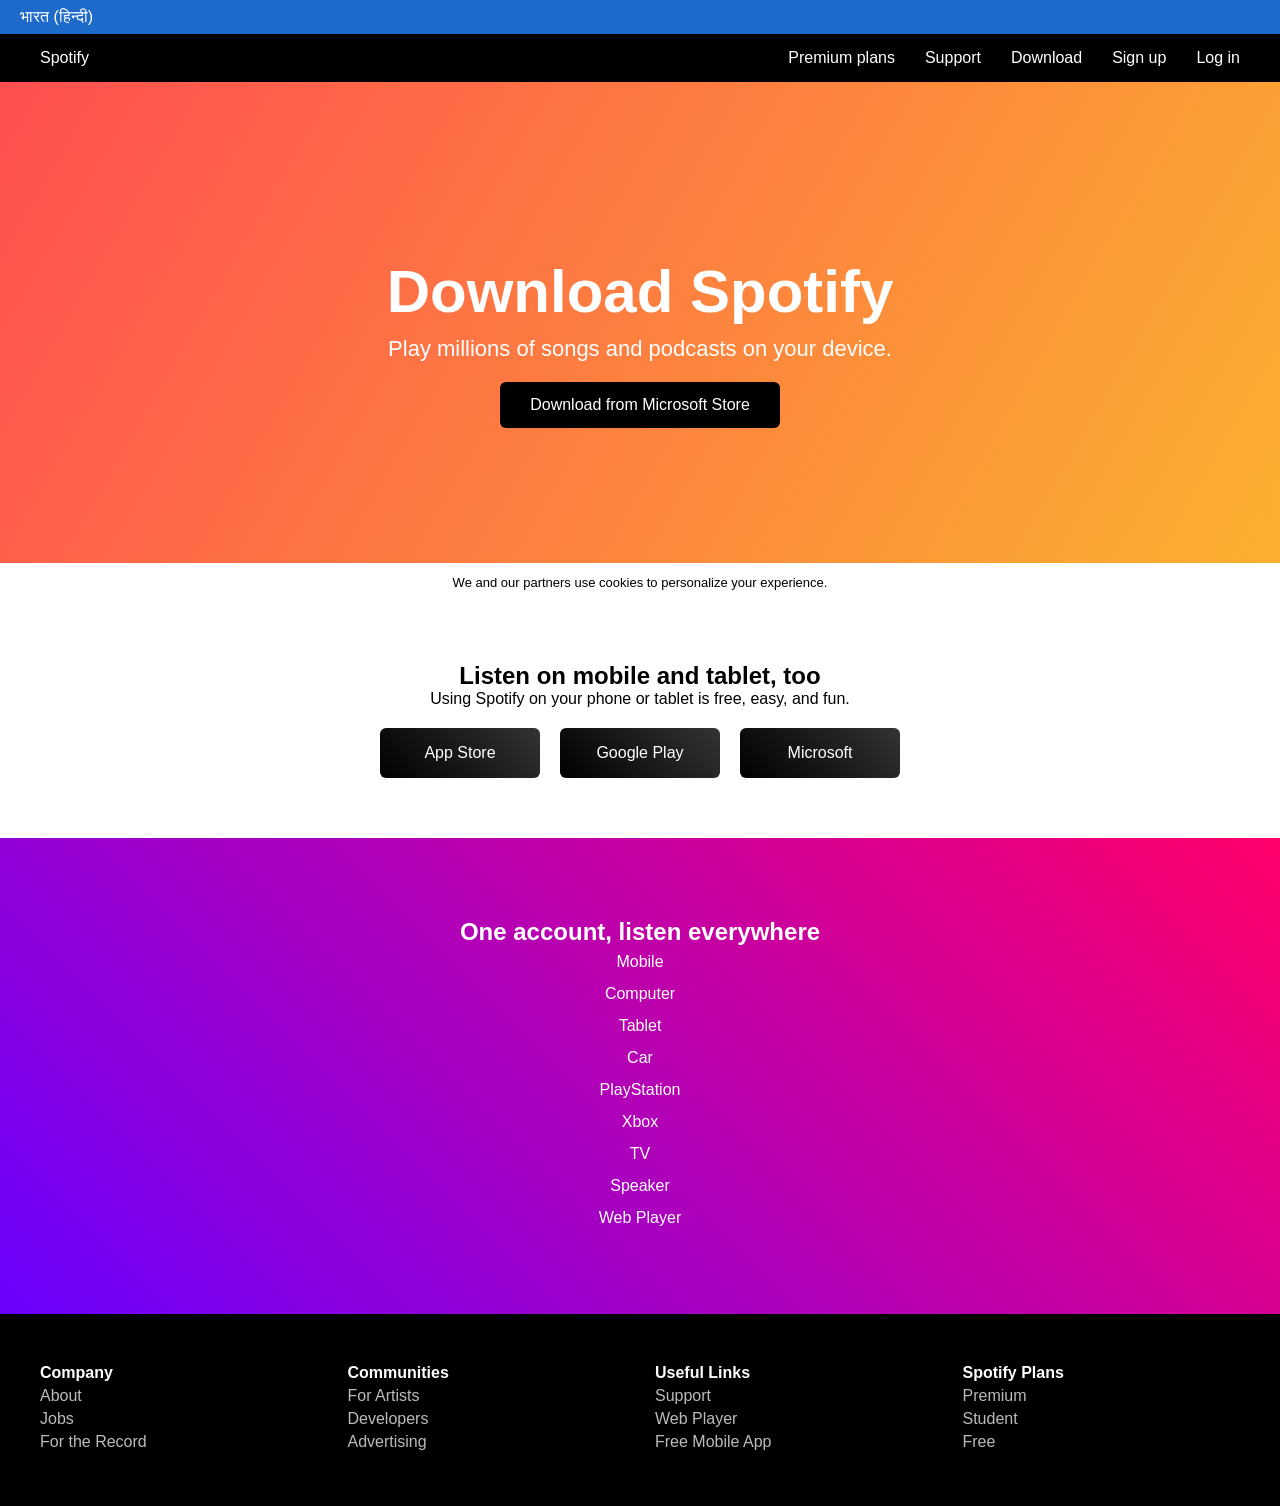
<file: download.html>
<!DOCTYPE html>
<html lang="en">
<head>
<meta charset="UTF-8">
<meta name="viewport" content="width=device-width, initial-scale=1.0">
<title>Spotify Download</title>

<style>
*{
margin:0;
padding:0;
box-sizing:border-box;
font-family: Arial, Helvetica, sans-serif;
}

body{
background:white;
}

/* top bar */
.topbar{
background:#1e6acb;
color:white;
padding:8px 20px;
}

/* navbar */
nav{
background:black;
color:white;
display:flex;
justify-content:space-between;
padding:15px 40px;
}

nav ul{
display:flex;
gap:30px;
list-style:none;
}

/* hero */
.hero{
height:520px;
background:linear-gradient(120deg,#ff4e50,#f9d423,#24c6dc,#514a9d);
background-size:400% 400%;
animation:gradientMove 12s ease infinite;
display:flex;
flex-direction:column;
justify-content:center;
align-items:center;
text-align:center;
color:white;
position:relative;
}

.hero h1{
font-size:60px;
animation:fadeUp 1s ease;
}

.hero p{
font-size:22px;
margin-top:10px;
animation:fadeUp 1.3s ease;
}

.download-btn{
margin-top:20px;
background:black;
padding:14px 30px;
border-radius:6px;
cursor:pointer;
}

/* cookie */
.cookie{
position:absolute;
bottom:0;
background:white;
color:black;
padding:12px;
width:100%;
font-size:13px;
}

/* mobile section */
.mobile{
text-align:center;
padding:60px 20px;
}

.badges{
display:flex;
justify-content:center;
gap:20px;
margin-top:20px;
}

.badge{
width:160px;
height:50px;
background:linear-gradient(45deg,#000,#333);
border-radius:6px;
color:white;
display:flex;
align-items:center;
justify-content:center;
}

/* devices */
.devices{
background:linear-gradient(45deg,#6a00ff,#ff006a);
color:white;
text-align:center;
padding:80px 20px;
}

.devices ul{
list-style:none;
line-height:32px;
}

/* footer */
footer{
background:black;
color:white;
padding:50px 40px;
}

.footer-grid{
display:grid;
grid-template-columns:repeat(auto-fit,minmax(150px,1fr));
gap:30px;
}

footer ul{
list-style:none;
color:#bbb;
}

footer li{
margin:5px 0;
}

/* animations */
@keyframes fadeUp{
from{opacity:0; transform:translateY(40px);}
to{opacity:1; transform:translateY(0);}
}

@keyframes gradientMove{
0%{background-position:0% 50%;}
50%{background-position:100% 50%;}
100%{background-position:0% 50%;}
}
</style>
</head>

<body>

<div class="topbar">भारत (हिन्दी)</div>

<nav>
<div>Spotify</div>
<ul>
<li>Premium plans</li>
<li>Support</li>
<li>Download</li>
<li>Sign up</li>
<li>Log in</li>
</ul>
</nav>

<section class="hero">
<h1>Download Spotify</h1>
<p>Play millions of songs and podcasts on your device.</p>
<div class="download-btn">Download from Microsoft Store</div>

<div class="cookie">
We and our partners use cookies to personalize your experience.
</div>
</section>

<section class="mobile">
<h2>Listen on mobile and tablet, too</h2>
<p>Using Spotify on your phone or tablet is free, easy, and fun.</p>

<div class="badges">
<div class="badge">App Store</div>
<div class="badge">Google Play</div>
<div class="badge">Microsoft</div>
</div>
</section>

<section class="devices">
<h2>One account, listen everywhere</h2>
<ul>
<li>Mobile</li>
<li>Computer</li>
<li>Tablet</li>
<li>Car</li>
<li>PlayStation</li>
<li>Xbox</li>
<li>TV</li>
<li>Speaker</li>
<li>Web Player</li>
</ul>
</section>

<footer>
<div class="footer-grid">
<div>
<h4>Company</h4>
<ul>
<li>About</li>
<li>Jobs</li>
<li>For the Record</li>
</ul>
</div>

<div>
<h4>Communities</h4>
<ul>
<li>For Artists</li>
<li>Developers</li>
<li>Advertising</li>
</ul>
</div>

<div>
<h4>Useful Links</h4>
<ul>
<li>Support</li>
<li>Web Player</li>
<li>Free Mobile App</li>
</ul>
</div>

<div>
<h4>Spotify Plans</h4>
<ul>
<li>Premium</li>
<li>Student</li>
<li>Free</li>
</ul>
</div>
</div>
</footer>

</body>
</html>
</file>
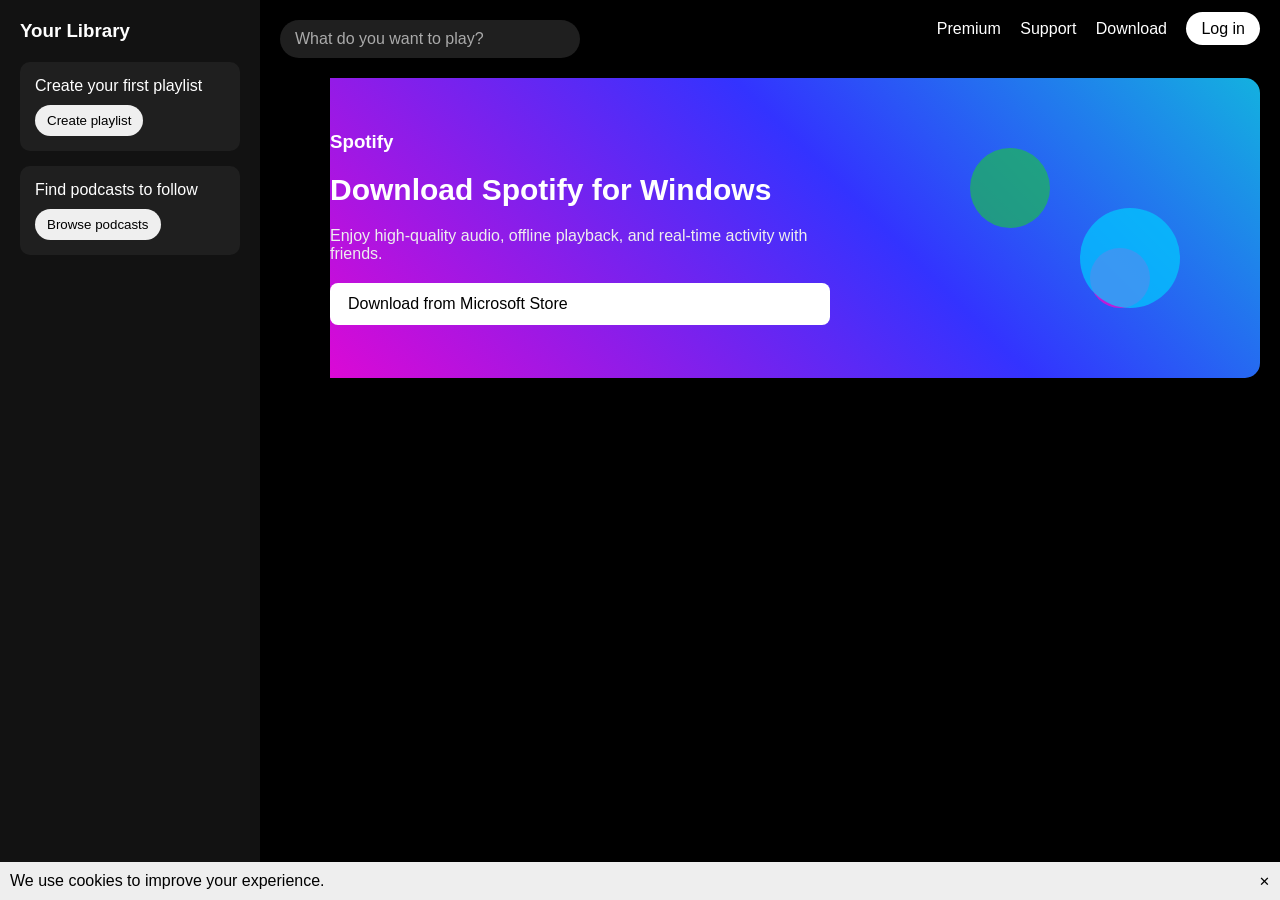
<file: install.html>
<!DOCTYPE html>
<html lang="en">
<head>
<meta charset="UTF-8">
<meta name="viewport" content="width=device-width, initial-scale=1.0">
<title>Spotify Download UI</title>

<style>
* {
  margin: 0;
  padding: 0;
  box-sizing: border-box;
  font-family: Arial, sans-serif;
}

body {
  display: flex;
  height: 100vh;
  background: #000;
  color: white;
  overflow: hidden;
}

/* Sidebar */
.sidebar {
  width: 260px;
  background: #121212;
  padding: 20px;
}

.sidebar h3 {
  margin-bottom: 20px;
}

.card {
  background: #1f1f1f;
  padding: 15px;
  border-radius: 10px;
  margin-bottom: 15px;
  transition: 0.3s;
}

.card:hover {
  background: #2a2a2a;
}

.card button {
  margin-top: 10px;
  padding: 8px 12px;
  border-radius: 20px;
  border: none;
  cursor: pointer;
}

/* Main */
.main {
  flex: 1;
  padding: 20px;
}

/* Top bar */
.topbar {
  display: flex;
  justify-content: space-between;
  margin-bottom: 20px;
}

.search {
  background: #1f1f1f;
  padding: 10px 15px;
  border-radius: 20px;
  width: 300px;
  color: #aaa;
}

.top-links span {
  margin-left: 15px;
  cursor: pointer;
}

.login-btn {
  background: white;
  color: black;
  padding: 8px 15px;
  border-radius: 20px;
}

/* Animated Hero */
.hero {
  position: relative;
  border-radius: 15px;
  padding: 50px;
  display: flex;
  justify-content: space-between;
  align-items: center;
  overflow: hidden;
}

/* Animated gradient background */
.hero::before {
  content: "";
  position: absolute;
  width: 200%;
  height: 200%;
  background: linear-gradient(45deg, #ff00cc, #3333ff, #00ffcc, #ff6600);
  animation: gradientMove 8s linear infinite;
  z-index: 0;
}

@keyframes gradientMove {
  0% { transform: translate(-25%, -25%) rotate(0deg); }
  100% { transform: translate(-25%, -25%) rotate(360deg); }
}

/* Content */
.hero-content {
  position: relative;
  z-index: 1;
  max-width: 500px;
}

.hero h1 {
  margin: 20px 0;
  font-size: 30px;
}

.hero p {
  color: #eee;
  margin-bottom: 20px;
}

/* Buttons */
.download-btn {
  background: white;
  color: black;
  padding: 12px 18px;
  border-radius: 8px;
  cursor: pointer;
  transition: 0.3s;
}

.download-btn:hover {
  transform: scale(1.05);
  background: #1db954;
  color: white;
}

/* Animated visual (instead of image) */
.visual {
  width: 300px;
  height: 200px;
  position: relative;
  z-index: 1;
}

/* Floating circles animation */
.circle {
  position: absolute;
  border-radius: 50%;
  opacity: 0.7;
  animation: float 6s infinite ease-in-out;
}

.circle:nth-child(1) {
  width: 80px;
  height: 80px;
  background: #1db954;
  top: 10%;
  left: 20%;
}

.circle:nth-child(2) {
  width: 60px;
  height: 60px;
  background: #ff00cc;
  bottom: 10%;
  right: 20%;
  animation-delay: 2s;
}

.circle:nth-child(3) {
  width: 100px;
  height: 100px;
  background: #00ccff;
  top: 40%;
  right: 10%;
  animation-delay: 4s;
}

@keyframes float {
  0%, 100% { transform: translateY(0px); }
  50% { transform: translateY(-30px); }
}

/* Cookie bar */
.cookie {
  position: fixed;
  bottom: 0;
  width: 100%;
  background: #eee;
  color: #000;
  padding: 10px;
  display: flex;
  justify-content: space-between;
}

.cookie button {
  border: none;
  background: transparent;
  cursor: pointer;
}
</style>
</head>

<body>

<!-- Sidebar -->
<div class="sidebar">
  <h3>Your Library</h3>

  <div class="card">
    <p>Create your first playlist</p>
    <button>Create playlist</button>
  </div>

  <div class="card">
    <p>Find podcasts to follow</p>
    <button>Browse podcasts</button>
  </div>
</div>

<!-- Main -->
<div class="main">

  <div class="topbar">
    <div class="search">What do you want to play?</div>

    <div class="top-links">
      <span>Premium</span>
      <span>Support</span>
      <span>Download</span>
      <span class="login-btn">Log in</span>
    </div>
  </div>

  <!-- Hero -->
  <div class="hero">
    <div class="hero-content">
      <h3>Spotify</h3>
      <h1>Download Spotify for Windows</h1>
      <p>
        Enjoy high-quality audio, offline playback, and real-time activity with friends.
      </p>

      <div class="download-btn" onclick="downloadApp()">
        Download from Microsoft Store
      </div>
    </div>

    <!-- Animated shapes -->
    <div class="visual">
      <div class="circle"></div>
      <div class="circle"></div>
      <div class="circle"></div>
    </div>
  </div>

</div>

<!-- Cookie -->
<div class="cookie" id="cookieBar">
  <span>We use cookies to improve your experience.</span>
  <button onclick="closeCookie()">✕</button>
</div>

<script>
function closeCookie() {
  document.getElementById("cookieBar").style.display = "none";
}

function downloadApp() {
  alert("Download starting...");
}
</script>

</body>
</html>
</file>
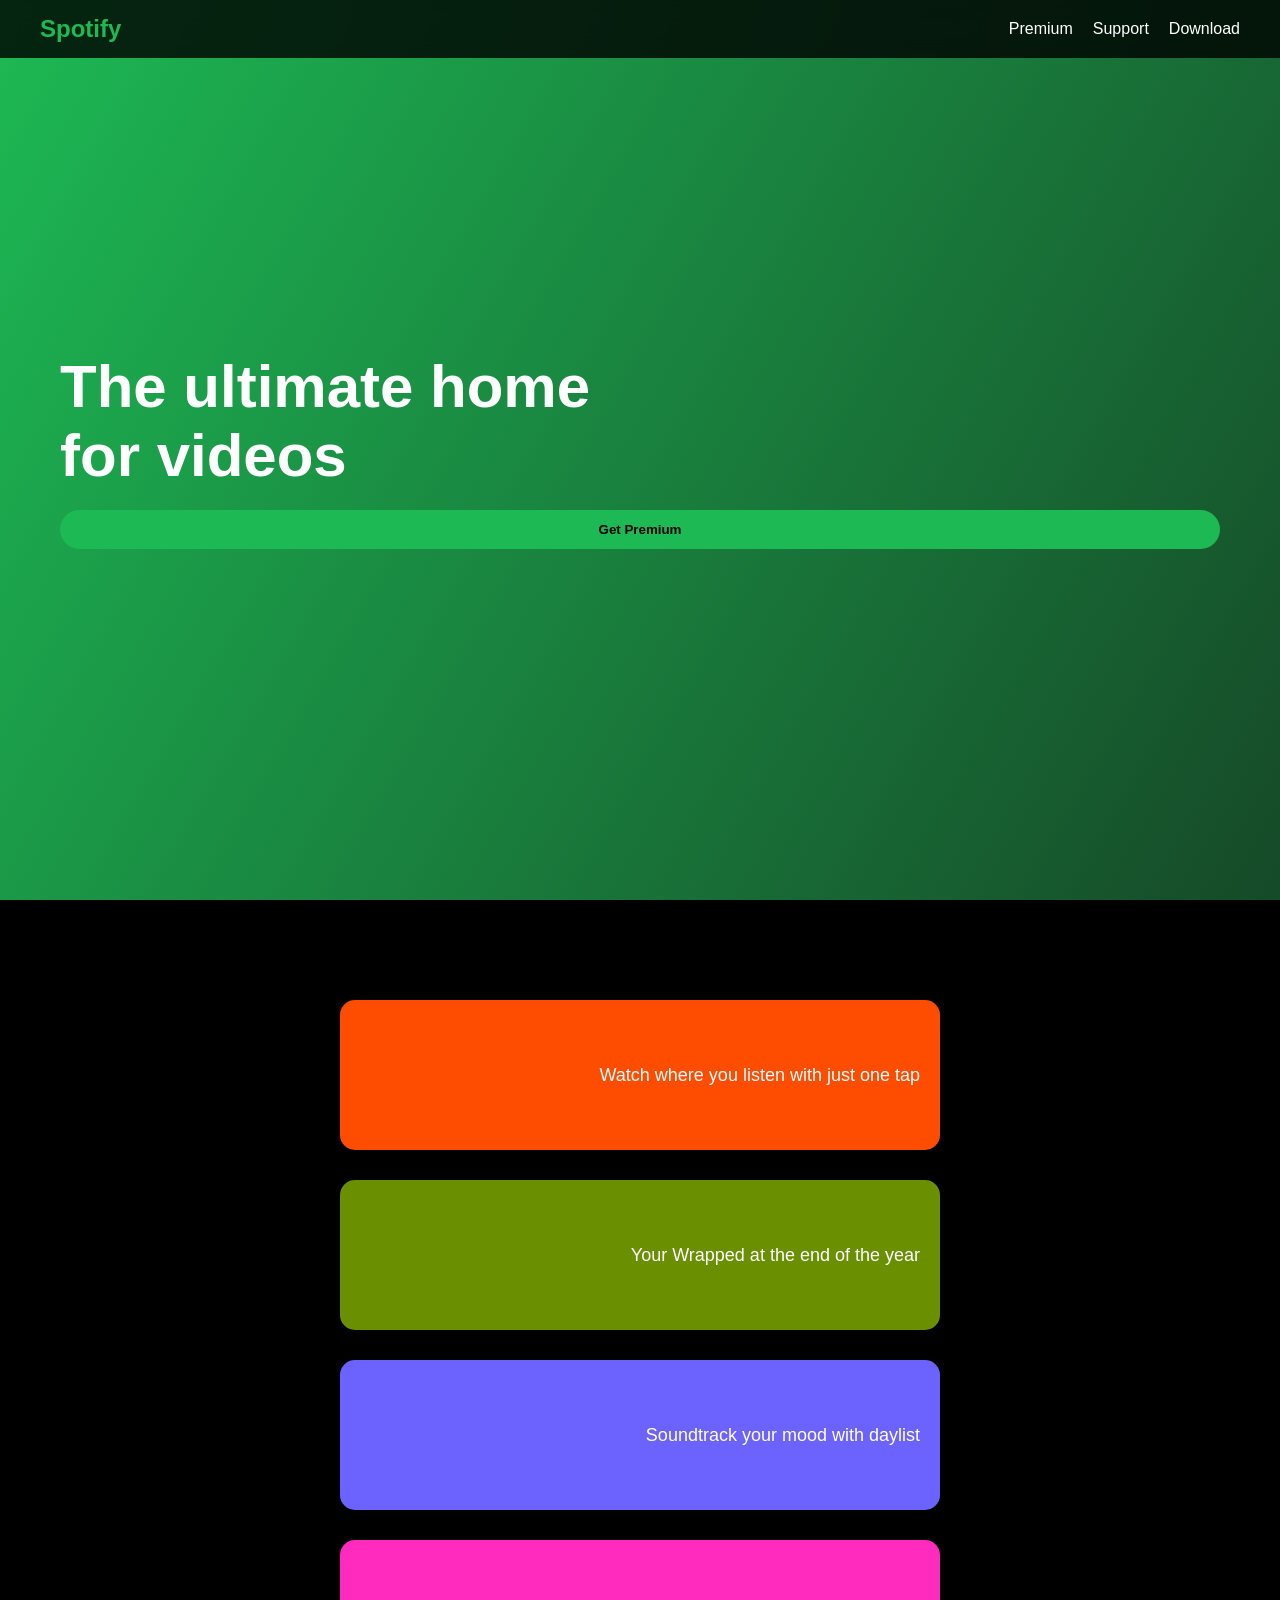
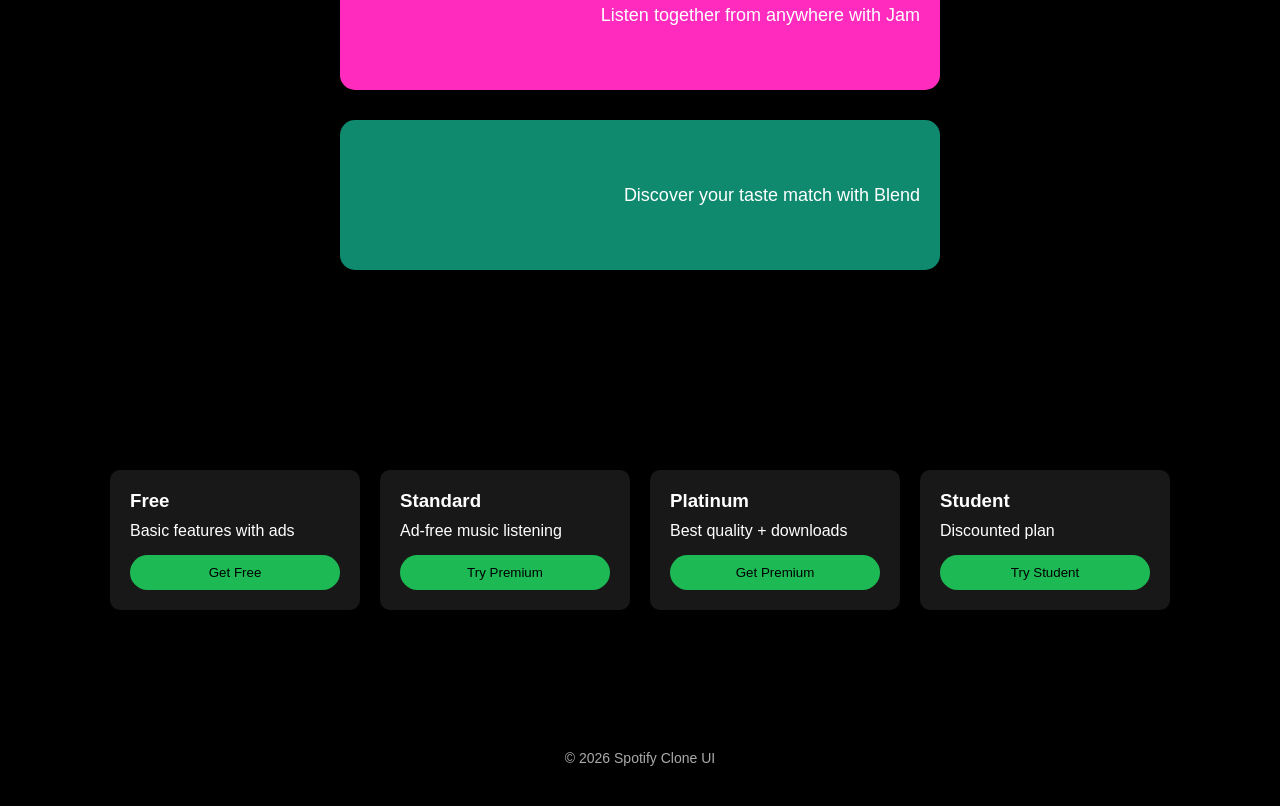
<file: premium.html>
<!DOCTYPE html>
<html lang="en">
<head>
<meta charset="UTF-8">
<meta name="viewport" content="width=device-width, initial-scale=1.0">
<title>Spotify Premium Clone</title>

<style>
*{
  margin:0;
  padding:0;
  box-sizing:border-box;
  font-family: Arial, sans-serif;
}

body{
  background:#000;
  color:#fff;
  overflow-x:hidden;
}

/* NAVBAR */
nav{
  position:fixed;
  top:0;
  width:100%;
  padding:15px 40px;
  display:flex;
  justify-content:space-between;
  align-items:center;
  background:rgba(0,0,0,0.8);
  backdrop-filter: blur(10px);
  z-index:1000;
}

nav h2{
  color:#1DB954;
}

nav ul{
  display:flex;
  gap:20px;
  list-style:none;
}

nav ul li{
  cursor:pointer;
  transition:0.3s;
}

nav ul li:hover{
  color:#1DB954;
}

/* HERO */
.hero{
  height:100vh;
  display:flex;
  flex-direction:column;
  justify-content:center;
  padding:0 60px;
  background: linear-gradient(120deg,#1DB954,#121212,#1DB954);
  background-size:300% 300%;
  animation: gradientMove 10s infinite;
}

@keyframes gradientMove{
  0%{background-position:0%}
  50%{background-position:100%}
  100%{background-position:0%}
}

.hero h1{
  font-size:60px;
  max-width:600px;
}

.hero button{
  margin-top:20px;
  padding:12px 25px;
  border:none;
  border-radius:30px;
  background:#1DB954;
  color:#000;
  font-weight:bold;
  cursor:pointer;
  transition:0.3s;
}

.hero button:hover{
  transform:scale(1.1);
}

/* SECTION */
.section{
  padding:100px 40px;
}

/* CARDS */
.cards{
  display:flex;
  flex-direction:column;
  gap:30px;
  max-width:600px;
  margin:auto;
}

.card{
  height:150px;
  border-radius:15px;
  display:flex;
  align-items:center;
  justify-content:flex-end;
  padding:20px;
  font-size:18px;
  opacity:0;
  transform:translateY(50px);
  transition:0.8s;
}

.card.show{
  opacity:1;
  transform:translateY(0);
}

.card:hover{
  transform:scale(1.05);
}

.card:nth-child(1){background:#ff4d00;}
.card:nth-child(2){background:#6a8f00;}
.card:nth-child(3){background:#6c63ff;}
.card:nth-child(4){background:#ff2bbf;}
.card:nth-child(5){background:#0f8a6f;}

/* PRICING */
.pricing{
  display:flex;
  justify-content:center;
  flex-wrap:wrap;
  gap:20px;
}

.plan{
  width:250px;
  padding:20px;
  border-radius:10px;
  background:#181818;
  transition:0.3s;
}

.plan:hover{
  transform:translateY(-10px);
}

.plan h3{
  margin-bottom:10px;
}

.plan button{
  margin-top:15px;
  padding:10px;
  width:100%;
  border:none;
  border-radius:20px;
  background:#1DB954;
  color:#000;
  cursor:pointer;
}

/* FOOTER */
footer{
  padding:40px;
  text-align:center;
  color:#aaa;
  font-size:14px;
}

/* RESPONSIVE */
@media(max-width:768px){
  .hero h1{
    font-size:40px;
  }
}
</style>
</head>

<body>

<!-- NAV -->
<nav>
  <h2>Spotify</h2>
  <ul>
    <li>Premium</li>
    <li>Support</li>
    <li>Download</li>
  </ul>
</nav>

<!-- HERO -->
<section class="hero">
  <h1>The ultimate home for videos</h1>
  <button>Get Premium</button>
</section>

<!-- CARDS -->
<section class="section">
  <div class="cards">
    <div class="card">Watch where you listen with just one tap</div>
    <div class="card">Your Wrapped at the end of the year</div>
    <div class="card">Soundtrack your mood with daylist</div>
    <div class="card">Listen together from anywhere with Jam</div>
    <div class="card">Discover your taste match with Blend</div>
  </div>
</section>

<!-- PRICING -->
<section class="section">
  <div class="pricing">
    <div class="plan">
      <h3>Free</h3>
      <p>Basic features with ads</p>
      <button>Get Free</button>
    </div>

    <div class="plan">
      <h3>Standard</h3>
      <p>Ad-free music listening</p>
      <button>Try Premium</button>
    </div>

    <div class="plan">
      <h3>Platinum</h3>
      <p>Best quality + downloads</p>
      <button>Get Premium</button>
    </div>

    <div class="plan">
      <h3>Student</h3>
      <p>Discounted plan</p>
      <button>Try Student</button>
    </div>
  </div>
</section>

<footer>
  © 2026 Spotify Clone UI
</footer>

<script>
// SCROLL ANIMATION
const cards = document.querySelectorAll(".card");

window.addEventListener("scroll", () => {
  cards.forEach(card => {
    const rect = card.getBoundingClientRect();
    if(rect.top < window.innerHeight - 100){
      card.classList.add("show");
    }
  });
});
</script>

</body>
</html>
</file>
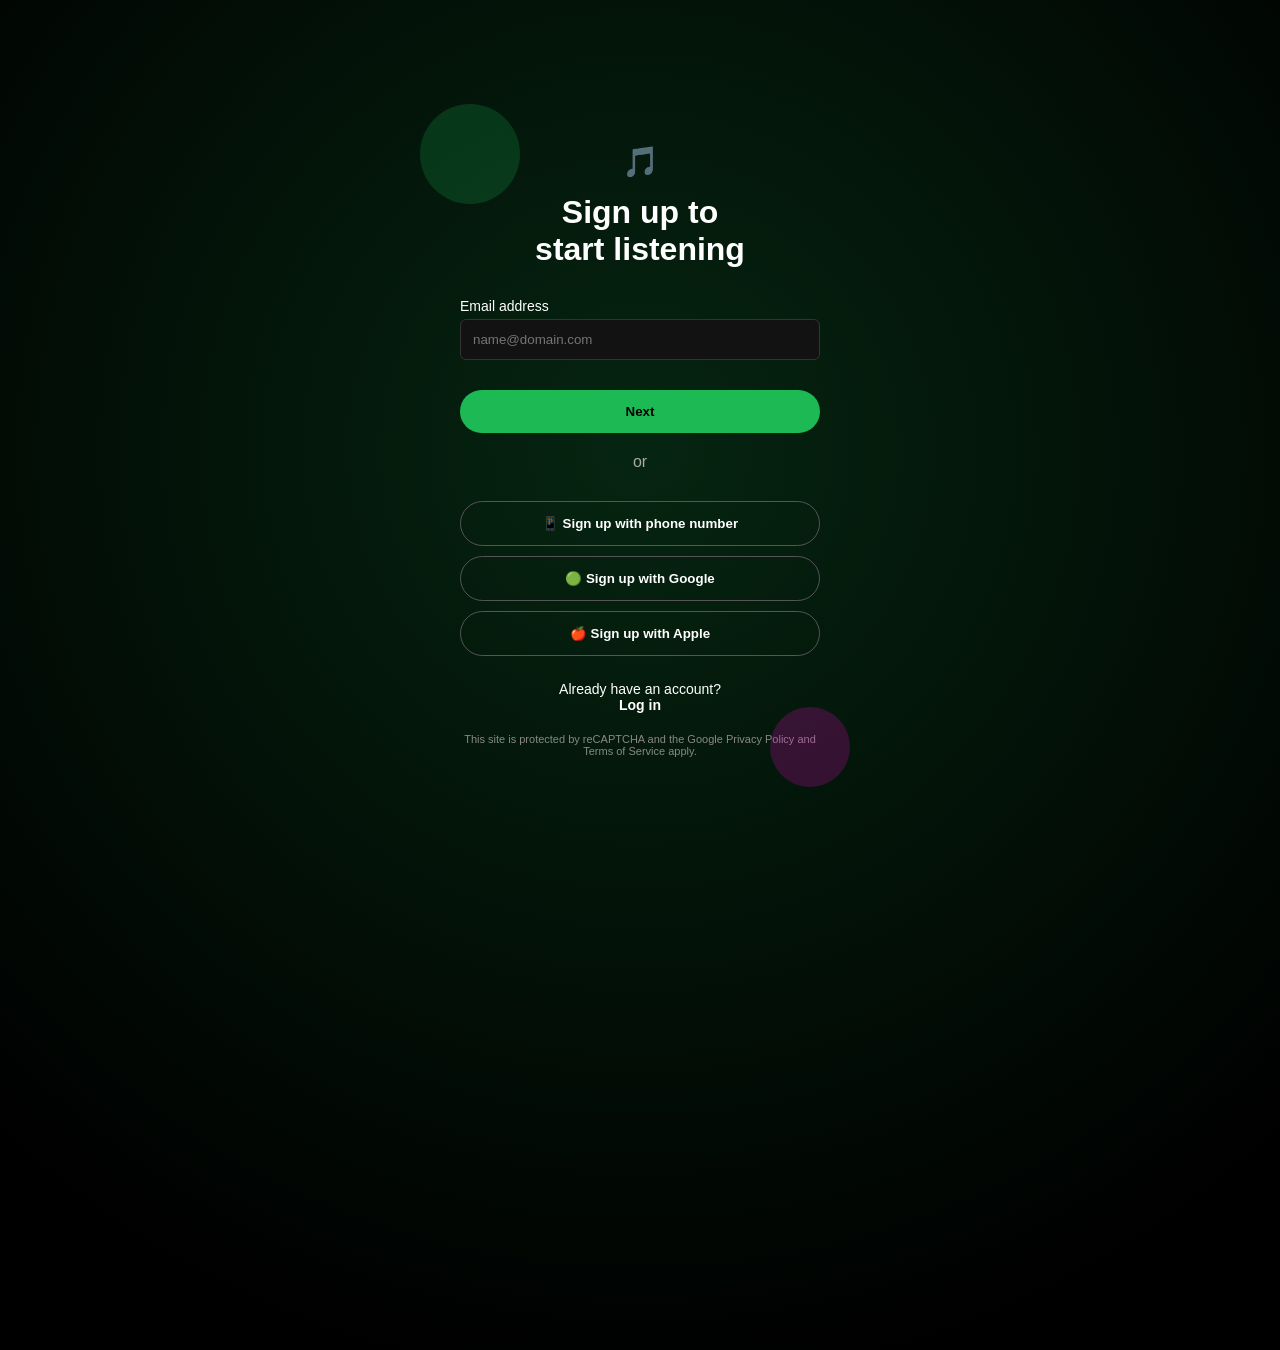
<file: signin.html>
<!DOCTYPE html>
<html lang="en">
<head>
<meta charset="UTF-8">
<meta name="viewport" content="width=device-width, initial-scale=1.0">
<title>Spotify Sign Up</title>

<style>
* {
  margin: 0;
  padding: 0;
  box-sizing: border-box;
  font-family: Arial, sans-serif;
}

body {
  background: #000;
  color: #fff;
  display: flex;
  justify-content: center;
  align-items: center;
  height: 100vh;
  overflow: hidden;
}

/* Animated background glow */
body::before {
  content: "";
  position: absolute;
  width: 200%;
  height: 200%;
  background: radial-gradient(circle, #1db95433, transparent 60%);
  animation: moveGlow 8s linear infinite;
}

@keyframes moveGlow {
  0% { transform: translate(-20%, -20%); }
  50% { transform: translate(20%, 20%); }
  100% { transform: translate(-20%, -20%); }
}

/* Container */
.container {
  position: relative;
  width: 360px;
  text-align: center;
  z-index: 1;
  animation: fadeIn 1s ease;
}

@keyframes fadeIn {
  from { opacity: 0; transform: translateY(30px); }
  to { opacity: 1; transform: translateY(0); }
}

/* Logo */
.logo {
  font-size: 30px;
  margin-bottom: 15px;
}

/* Title */
h1 {
  font-size: 32px;
  font-weight: bold;
  margin-bottom: 30px;
}

/* Input */
.input-group {
  text-align: left;
  margin-bottom: 20px;
}

.input-group label {
  font-size: 14px;
  display: block;
  margin-bottom: 5px;
}

.input-group input {
  width: 100%;
  padding: 12px;
  border-radius: 6px;
  border: 1px solid #333;
  background: #121212;
  color: white;
  outline: none;
  transition: 0.3s;
}

.input-group input:focus {
  border-color: #1db954;
  box-shadow: 0 0 8px #1db954;
}

/* Buttons */
.btn {
  width: 100%;
  padding: 14px;
  border-radius: 30px;
  border: none;
  font-weight: bold;
  cursor: pointer;
  margin-top: 10px;
  transition: 0.3s;
}

.primary {
  background: #1db954;
  color: #000;
}

.primary:hover {
  transform: scale(1.05);
  background: #1ed760;
}

.outline {
  background: transparent;
  border: 1px solid #555;
  color: #fff;
}

.outline:hover {
  border-color: #fff;
  transform: scale(1.05);
}

/* Divider */
.divider {
  margin: 20px 0;
  color: #aaa;
}

/* Footer */
.footer {
  margin-top: 25px;
  font-size: 14px;
}

.footer a {
  color: white;
  font-weight: bold;
  text-decoration: none;
}

.footer a:hover {
  text-decoration: underline;
}

/* Small text */
.small {
  margin-top: 20px;
  font-size: 11px;
  color: #888;
}

/* Floating animation circles */
.circle {
  position: absolute;
  border-radius: 50%;
  opacity: 0.2;
  animation: float 6s infinite ease-in-out;
}

.circle:nth-child(1) {
  width: 100px;
  height: 100px;
  background: #1db954;
  top: -40px;
  left: -40px;
}

.circle:nth-child(2) {
  width: 80px;
  height: 80px;
  background: #ff00cc;
  bottom: -30px;
  right: -30px;
  animation-delay: 2s;
}

@keyframes float {
  0%,100% { transform: translateY(0); }
  50% { transform: translateY(-20px); }
}
</style>
</head>

<body>

<div class="container">

  <!-- animated circles -->
  <div class="circle"></div>
  <div class="circle"></div>

  <div class="logo">🎵</div>

  <h1>Sign up to<br>start listening</h1>

  <div class="input-group">
    <label>Email address</label>
    <input type="email" id="email" placeholder="name@domain.com">
  </div>

  <button class="btn primary" onclick="nextStep()">Next</button>

  <div class="divider">or</div>

  <button class="btn outline">📱 Sign up with phone number</button>
  <button class="btn outline">🟢 Sign up with Google</button>
  <button class="btn outline">🍎 Sign up with Apple</button>

  <div class="footer">
    Already have an account?<br>
    <a href="#">Log in</a>
  </div>

  <div class="small">
    This site is protected by reCAPTCHA and the Google Privacy Policy and Terms of Service apply.
  </div>

</div>

<script>
function nextStep() {
  let email = document.getElementById("email").value;

  if(email === "") {
    alert("Please enter your email");
  } else if(!email.includes("@")) {
    alert("Enter a valid email");
  } else {
    alert("Proceeding with: " + email);
  }
}
</script>

</body>
</html>
</file>
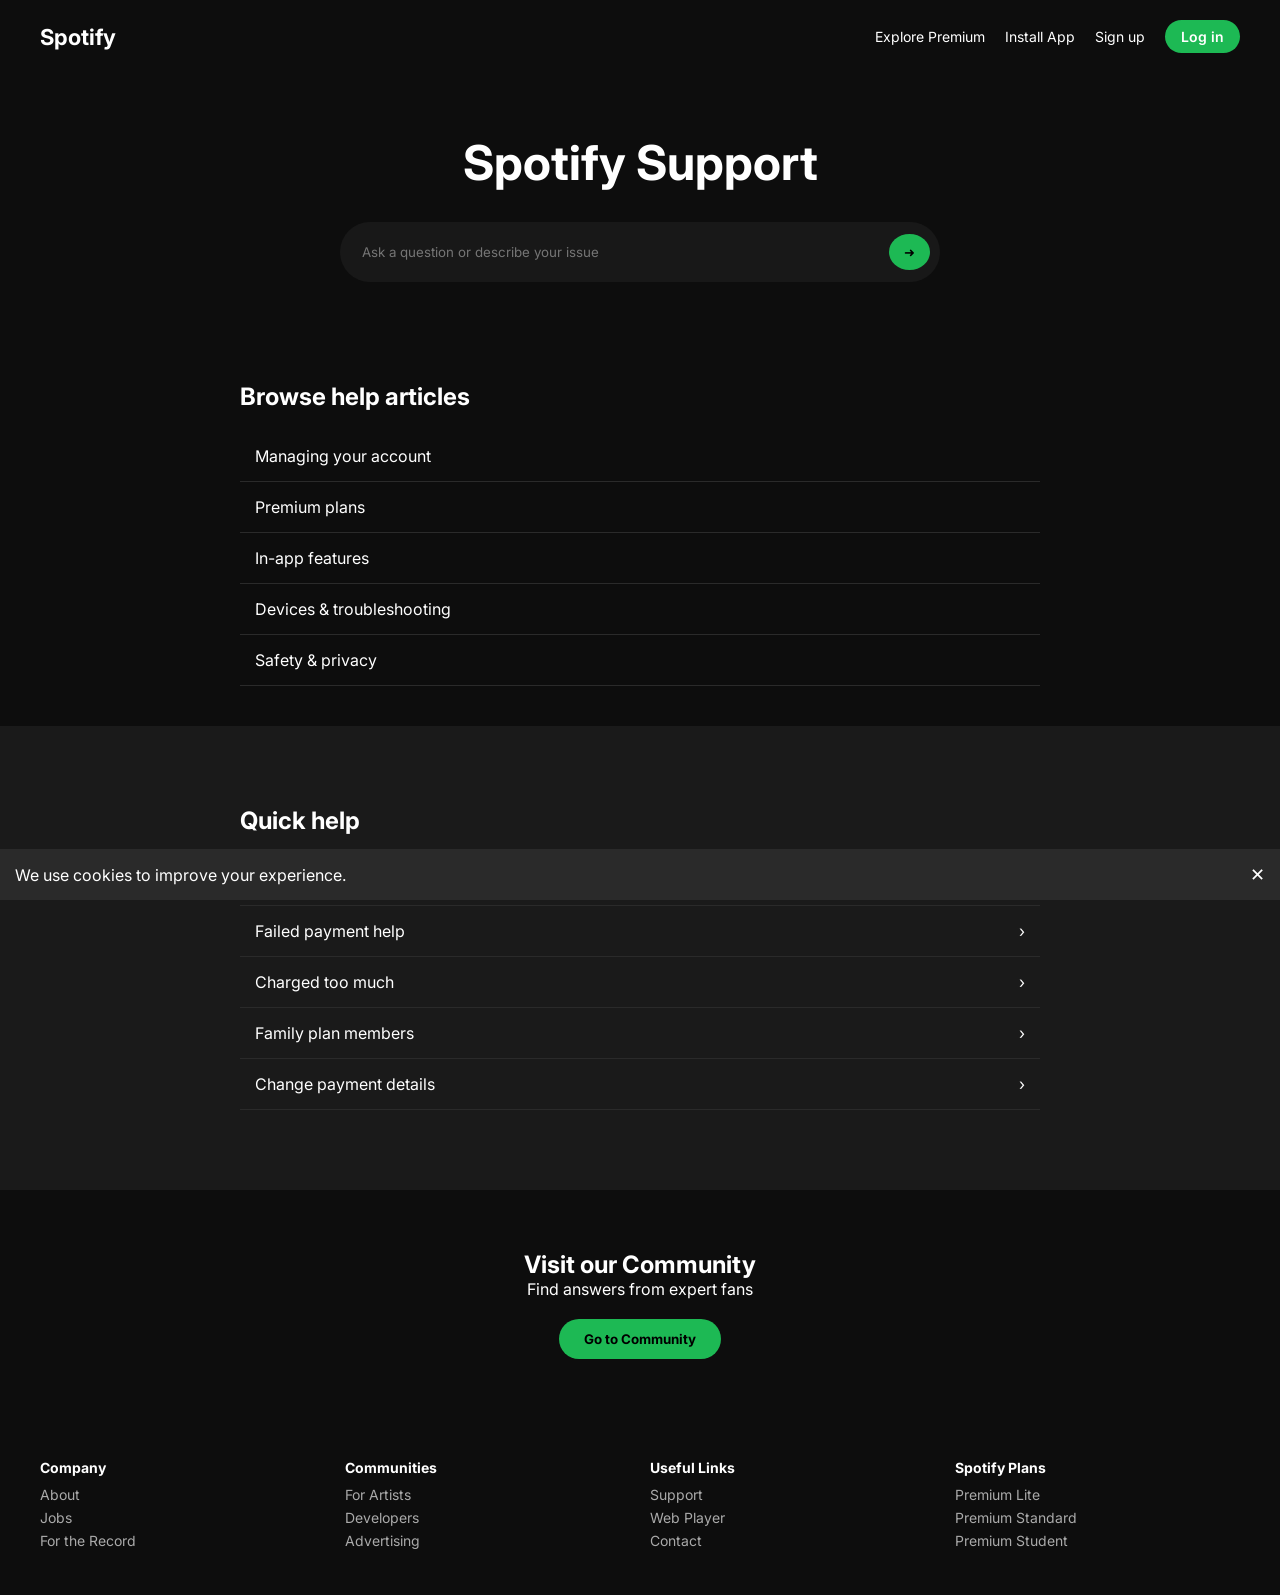
<file: su.html>
<!DOCTYPE html>
<html lang="en">
<head>
<meta charset="UTF-8">
<meta name="viewport" content="width=device-width, initial-scale=1.0">
<title>Suport</title>

<link href="https://fonts.googleapis.com/css2?family=Inter:wght@300;400;600;700&display=swap" rel="stylesheet">

<style>
* {
  margin: 0;
  padding: 0;
  box-sizing: border-box;
  font-family: 'Inter', sans-serif;
}

body {
  background: #0d0d0d;
  color: #fff;
}

/* Navbar */
.navbar {
  display: flex;
  justify-content: space-between;
  padding: 20px 40px;
  align-items: center;
}

.logo {
  font-weight: 700;
  font-size: 22px;
}

.nav-links {
  display: flex;
  gap: 20px;
  align-items: center;
}

.nav-links a {
  color: #fff;
  text-decoration: none;
  font-size: 14px;
}

.login-btn {
  background: #1db954;
  padding: 8px 16px;
  border-radius: 20px;
  color: #000;
  font-weight: 600;
}

/* Hero */
.hero {
  text-align: center;
  padding: 60px 20px;
}

.hero h1 {
  font-size: 48px;
  margin-bottom: 30px;
}

/* Search box */
.search-box {
  max-width: 600px;
  margin: auto;
  background: #181818;
  border-radius: 30px;
  padding: 10px;
  display: flex;
  align-items: center;
}

.search-box input {
  flex: 1;
  padding: 12px;
  border: none;
  outline: none;
  background: transparent;
  color: #fff;
}

.search-box button {
  background: #1db954;
  border: none;
  color: #000;
  padding: 10px 15px;
  border-radius: 50%;
  cursor: pointer;
}

/* Added Message Styling */
#supportMessage {
  margin-top: 20px;
  color: #1db954;
  font-weight: 600;
  display: none; /* Hidden by default */
}

/* Sections */
.section {
  max-width: 800px;
  margin: 40px auto;
}

.section h2 {
  margin-bottom: 20px;
}

.item {
  padding: 15px;
  border-bottom: 1px solid #2a2a2a;
  cursor: pointer;
}

.item:hover {
  background: #1a1a1a;
}

/* Quick Help */
.quick-help {
  background: #1a1a1a;
  padding: 40px;
}

.quick-help .item {
  display: flex;
  justify-content: space-between;
}

/* Community */
.community {
  text-align: center;
  padding: 60px 20px;
}

.community button {
  background: #1db954;
  border: none;
  padding: 12px 25px;
  border-radius: 30px;
  font-weight: bold;
  cursor: pointer;
}

/* Footer */
.footer {
  padding: 40px;
  display: grid;
  grid-template-columns: repeat(4, 1fr);
  gap: 20px;
  font-size: 14px;
}

.footer div h4 {
  margin-bottom: 10px;
}

.footer div p {
  color: #aaa;
  margin-bottom: 6px;
}

/* Cookie bar */
.cookie {
  position: fixed;
  bottom: 0;
  width: 100%;
  background: #2a2a2a;
  padding: 15px;
  display: flex;
  justify-content: space-between;
  align-items: center;
}

.cookie button {
  background: none;
  border: none;
  color: #fff;
  font-size: 18px;
  cursor: pointer;
}

</style>
</head>

<body>

<div class="navbar">
  <div class="logo">Spotify</div>
  <div class="nav-links">
    <a href="#">Explore Premium</a>
    <a href="#">Install App</a>
    <a href="#">Sign up</a>
    <a href="#" class="login-btn">Log in</a>
  </div>
</div>

<div class="hero">
  <h1>Spotify Support</h1>
  <div class="search-box">
    <input type="text" id="searchInput" placeholder="Ask a question or describe your issue">
    <button onclick="showSupportSuccess()">➜</button>
  </div>
  <div id="supportMessage">Support is successful!</div>
</div>

<div class="section">
  <h2>Browse help articles</h2>
  <div class="item">Managing your account</div>
  <div class="item">Premium plans</div>
  <div class="item">In-app features</div>
  <div class="item">Devices & troubleshooting</div>
  <div class="item">Safety & privacy</div>
</div>

<div class="quick-help">
  <div class="section">
    <h2>Quick help</h2>
    <div class="item">Can't log in to Spotify <span>›</span></div>
    <div class="item">Failed payment help <span>›</span></div>
    <div class="item">Charged too much <span>›</span></div>
    <div class="item">Family plan members <span>›</span></div>
    <div class="item">Change payment details <span>›</span></div>
  </div>
</div>

<div class="community">
  <h2>Visit our Community</h2>
  <p>Find answers from expert fans</p><br>
  <button>Go to Community</button>
</div>

<div class="footer">
  <div>
    <h4>Company</h4>
    <p>About</p>
    <p>Jobs</p>
    <p>For the Record</p>
  </div>
  <div>
    <h4>Communities</h4>
    <p>For Artists</p>
    <p>Developers</p>
    <p>Advertising</p>
  </div>
  <div>
    <h4>Useful Links</h4>
    <p>Support</p>
    <p>Web Player</p>
    <p>Contact</p>
  </div>
  <div>
    <h4>Spotify Plans</h4>
    <p>Premium Lite</p>
    <p>Premium Standard</p>
    <p>Premium Student</p>
  </div>
</div>

<div class="cookie" id="cookieBar">
  <span>We use cookies to improve your experience.</span>
  <button onclick="closeCookie()">✕</button>
</div>

<script>
function closeCookie() {
  document.getElementById("cookieBar").style.display = "none";
}

// Function to show the success message
function showSupportSuccess() {
  const message = document.getElementById("supportMessage");
  const input = document.getElementById("searchInput");

  if(input.value.trim() !== "") {
    message.style.display = "block";
    // Optional: Hide it again after 3 seconds
    setTimeout(() => {
       message.style.display = "none";
    }, 3000);
  } else {
    alert("Please enter a question first!");
  }
}
</script>

</body>
</html>
</file>
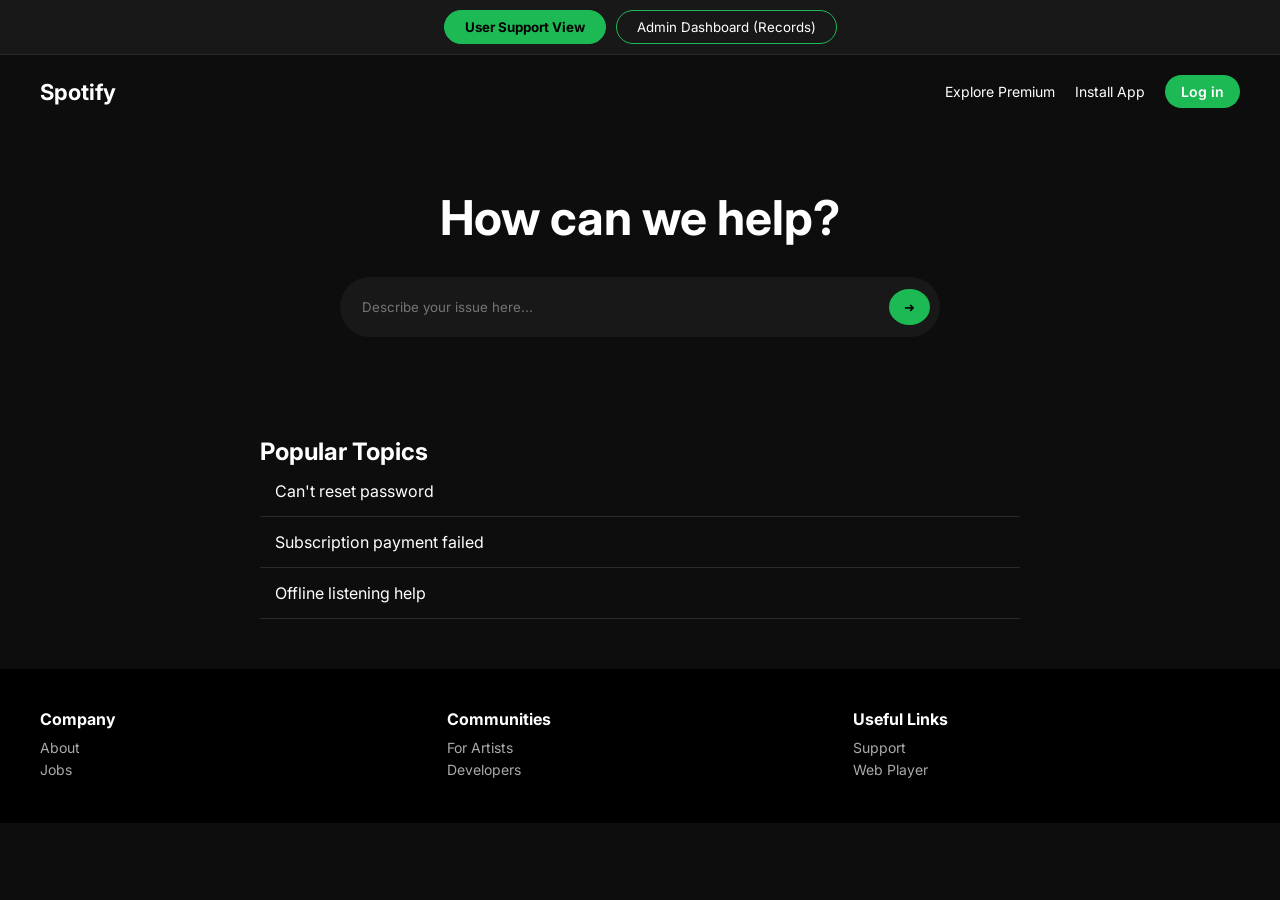
<file: usersuport.html>
<!DOCTYPE html>
<html lang="en">
<head>
<meta charset="UTF-8">
<meta name="viewport" content="width=device-width, initial-scale=1.0">
<title>Spotify Support System</title>
<link href="https://fonts.googleapis.com/css2?family=Inter:wght@300;400;600;700&display=swap" rel="stylesheet">
<style>
    * {
        margin: 0;
        padding: 0;
        box-sizing: border-box;
        font-family: 'Inter', sans-serif;
    }

    body {
        background: #0d0d0d;
        color: #fff;
        overflow-x: hidden;
    }

    /* Tab Navigation */
    .view-toggle {
        background: #181818;
        padding: 10px;
        display: flex;
        justify-content: center;
        gap: 10px;
        position: sticky;
        top: 0;
        z-index: 1000;
        border-bottom: 1px solid #2a2a2a;
    }

    .view-toggle button {
        background: transparent;
        color: #fff;
        border: 1px solid #1db954;
        padding: 8px 20px;
        border-radius: 20px;
        cursor: pointer;
        transition: 0.3s;
    }

    .view-toggle button.active {
        background: #1db954;
        color: #000;
        font-weight: bold;
    }

    .page { display: none; }
    .page.active { display: block; }

    /* Navbar */
    .navbar {
        display: flex;
        justify-content: space-between;
        padding: 20px 40px;
        align-items: center;
    }

    .logo { font-weight: 700; font-size: 22px; color: #fff; }
    .nav-links { display: flex; gap: 20px; align-items: center; }
    .nav-links a { color: #fff; text-decoration: none; font-size: 14px; }
    .login-btn { background: #1db954; padding: 8px 16px; border-radius: 20px; color: #000; font-weight: 600; }

    /* Hero & Support Area */
    .hero { text-align: center; padding: 60px 20px; }
    .hero h1 { font-size: 48px; margin-bottom: 30px; }
    .search-box {
        max-width: 600px; margin: auto; background: #181818;
        border-radius: 30px; padding: 10px; display: flex; align-items: center;
    }
    .search-box input {
        flex: 1; padding: 12px; border: none; outline: none; background: transparent; color: #fff;
    }
    .search-box button {
        background: #1db954; border: none; color: #000; padding: 10px 15px; border-radius: 50%; cursor: pointer;
    }

    #supportMessage {
        margin-top: 20px; color: #1db954; font-weight: 600; display: none;
    }

    /* Admin Dashboard Styles */
    .admin-container { max-width: 800px; margin: 40px auto; padding: 0 20px; }
    .issue-card {
        background: #181818; padding: 20px; border-radius: 8px; margin-bottom: 15px;
        border-left: 5px solid #1db954; animation: fadeIn 0.4s ease;
    }
    .issue-header { display: flex; justify-content: space-between; font-size: 12px; color: #aaa; margin-bottom: 10px; }
    .status { background: #1db954; color: #000; padding: 2px 8px; border-radius: 10px; font-weight: bold; font-size: 10px; }
    
    .clear-btn { background: #ff4444; border: none; padding: 10px 20px; border-radius: 20px; color: #fff; cursor: pointer; margin-bottom: 20px; }

    @keyframes fadeIn { from { opacity: 0; transform: translateY(10px); } to { opacity: 1; transform: translateY(0); } }

    /* Common Section */
    .section { max-width: 800px; margin: 40px auto; padding: 0 20px; }
    .item { padding: 15px; border-bottom: 1px solid #2a2a2a; cursor: pointer; transition: 0.2s; }
    .item:hover { background: #1a1a1a; }

    /* Footer */
    .footer { padding: 40px; display: grid; grid-template-columns: repeat(auto-fit, minmax(150px, 1fr)); gap: 20px; background: #000; margin-top: 50px; }
    .footer h4 { margin-bottom: 10px; }
    .footer p { color: #aaa; font-size: 14px; margin-bottom: 5px; }

</style>
</head>
<body>

    <div class="view-toggle">
        <button id="btnUser" class="active" onclick="showPage('userPage', 'btnUser')">User Support View</button>
        <button id="btnAdmin" onclick="showPage('adminPage', 'btnAdmin')">Admin Dashboard (Records)</button>
    </div>

    <div id="userPage" class="page active">
        <div class="navbar">
            <div class="logo">Spotify</div>
            <div class="nav-links">
                <a href="#">Explore Premium</a>
                <a href="#">Install App</a>
                <a href="#" class="login-btn">Log in</a>
            </div>
        </div>

        <div class="hero">
            <h1>How can we help?</h1>
            <div class="search-box">
                <input type="text" id="userInput" placeholder="Describe your issue here...">
                <button onclick="submitInquiry()">➜</button>
            </div>
            <div id="supportMessage">✔ Inquiry submitted successfully!</div>
        </div>

        <div class="section">
            <h2>Popular Topics</h2>
            <div class="item">Can't reset password</div>
            <div class="item">Subscription payment failed</div>
            <div class="item">Offline listening help</div>
        </div>
    </div>

    <div id="adminPage" class="page">
        <div class="admin-container">
            <div style="display: flex; justify-content: space-between; align-items: center;">
                <h2>User Inquiries Database</h2>
                <button class="clear-btn" onclick="clearData()">Clear All Logs</button>
            </div>
            <hr style="border: 0; border-top: 1px solid #2a2a2a; margin-bottom: 20px;">
            
            <div id="logsContainer">
                </div>
        </div>
    </div>

    <div class="footer">
        <div><h4>Company</h4><p>About</p><p>Jobs</p></div>
        <div><h4>Communities</h4><p>For Artists</p><p>Developers</p></div>
        <div><h4>Useful Links</h4><p>Support</p><p>Web Player</p></div>
    </div>

    <script>
        // Switch between Pages
        function showPage(pageId, btnId) {
            // Hide all pages
            document.querySelectorAll('.page').forEach(p => p.classList.remove('active'));
            // Deactivate all buttons
            document.querySelectorAll('.view-toggle button').forEach(b => b.classList.remove('active'));
            
            // Show selected
            document.getElementById(pageId).classList.add('active');
            document.getElementById(btnId).classList.add('active');

            if(pageId === 'adminPage') {
                loadLogs();
            }
        }

        // Submit Inquiry (Saves to LocalStorage)
        function submitInquiry() {
            const input = document.getElementById('userInput');
            const msg = document.getElementById('supportMessage');

            if (input.value.trim() === "") {
                alert("Please type your issue first.");
                return;
            }

            // Create data object
            const inquiry = {
                id: "REQ-" + Math.floor(1000 + Math.random() * 9000),
                content: input.value,
                time: new Date().toLocaleString()
            };

            // Get existing or start new array
            let allInquiries = JSON.parse(localStorage.getItem('spotify_logs')) || [];
            allInquiries.push(inquiry);
            localStorage.setItem('spotify_logs', JSON.stringify(allInquiries));

            // UI Feedback
            input.value = "";
            msg.style.display = "block";
            setTimeout(() => { msg.style.display = "none"; }, 3000);
        }

        // Load Logs into Admin View
        function loadLogs() {
            const container = document.getElementById('logsContainer');
            const data = JSON.parse(localStorage.getItem('spotify_logs')) || [];

            if (data.length === 0) {
                container.innerHTML = "<p style='color:#555; text-align:center;'>No records found.</p>";
                return;
            }

            container.innerHTML = data.reverse().map(item => `
                <div class="issue-card">
                    <div class="issue-header">
                        <span>Ticket: ${item.id}</span>
                        <span>${item.time}</span>
                    </div>
                    <div style="font-size: 16px;">${item.content}</div>
                    <div style="margin-top:10px;"><span class="status">Received</span></div>
                </div>
            `).join('');
        }

        // Clear Data
        function clearData() {
            if(confirm("Delete all support records?")) {
                localStorage.removeItem('spotify_logs');
                loadLogs();
            }
        }
    </script>
</body>
</html>
</file>
